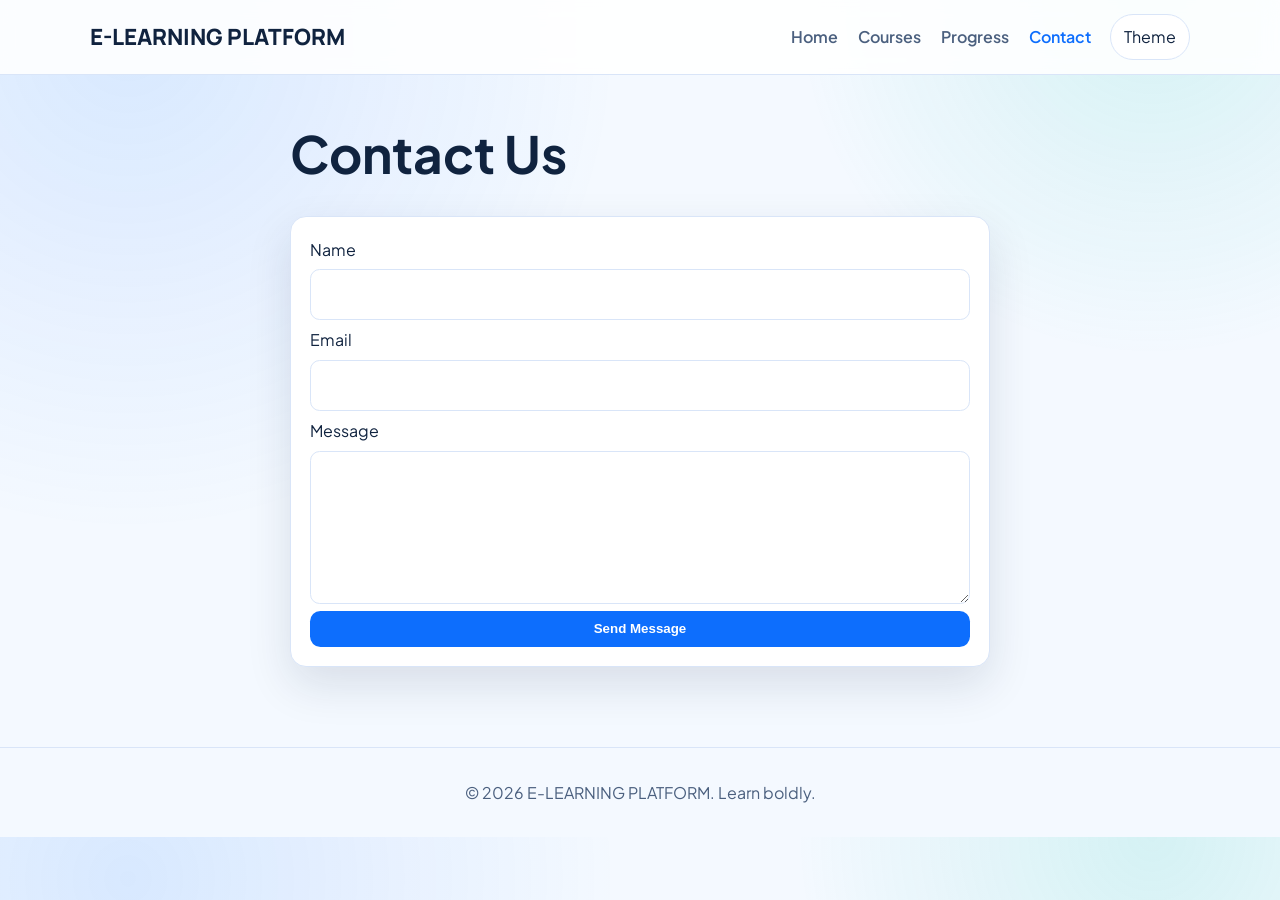
<file: contact.html>
<!DOCTYPE html>
<html lang="en">
<head>
  <meta charset="UTF-8">
  <meta name="viewport" content="width=device-width, initial-scale=1.0">
  <title>E-LEARNING PLATFORM | Contact</title>
  <link rel="preconnect" href="https://fonts.googleapis.com">
  <link rel="preconnect" href="https://fonts.gstatic.com" crossorigin>
  <link href="https://fonts.googleapis.com/css2?family=Plus+Jakarta+Sans:wght@400;500;700;800&family=Manrope:wght@500;600;700&display=swap" rel="stylesheet">
  <link rel="stylesheet" href="style.css">
</head>
<body data-page="contact">
  <header class="site-header">
    <div class="container nav-wrap">
      <a class="brand" href="index.html">E-LEARNING PLATFORM</a>
      <button class="nav-toggle" aria-label="Toggle navigation" aria-expanded="false">
        <span></span><span></span><span></span>
      </button>
      <nav class="main-nav" id="mainNav">
        <a href="index.html">Home</a>
        <a href="courses.html">Courses</a>
        <a href="progress.html">Progress</a>
        <a class="active" href="contact.html">Contact</a>
      </nav>
      <button class="mode-toggle" id="modeToggle" aria-label="Toggle theme">Theme</button>
    </div>
  </header>

  <main class="section">
    <div class="container form-wrap">
      <div class="section-head">
        <h1>Contact Us</h1>
      </div>

      <form id="contactForm" novalidate>
        <label for="name">Name</label>
        <input id="name" name="name" type="text" required>

        <label for="email">Email</label>
        <input id="email" name="email" type="email" required>

        <label for="message">Message</label>
        <textarea id="message" name="message" rows="5" required></textarea>

        <button class="btn btn-primary" type="submit">Send Message</button>
        <p id="formMessage" class="hidden"></p>
      </form>
    </div>
  </main>

  <footer class="site-footer">
    <div class="container">
      <p>&copy; 2026 E-LEARNING PLATFORM. Learn boldly.</p>
    </div>
  </footer>

  <script src="script.js"></script>
</body>
</html>
</file>
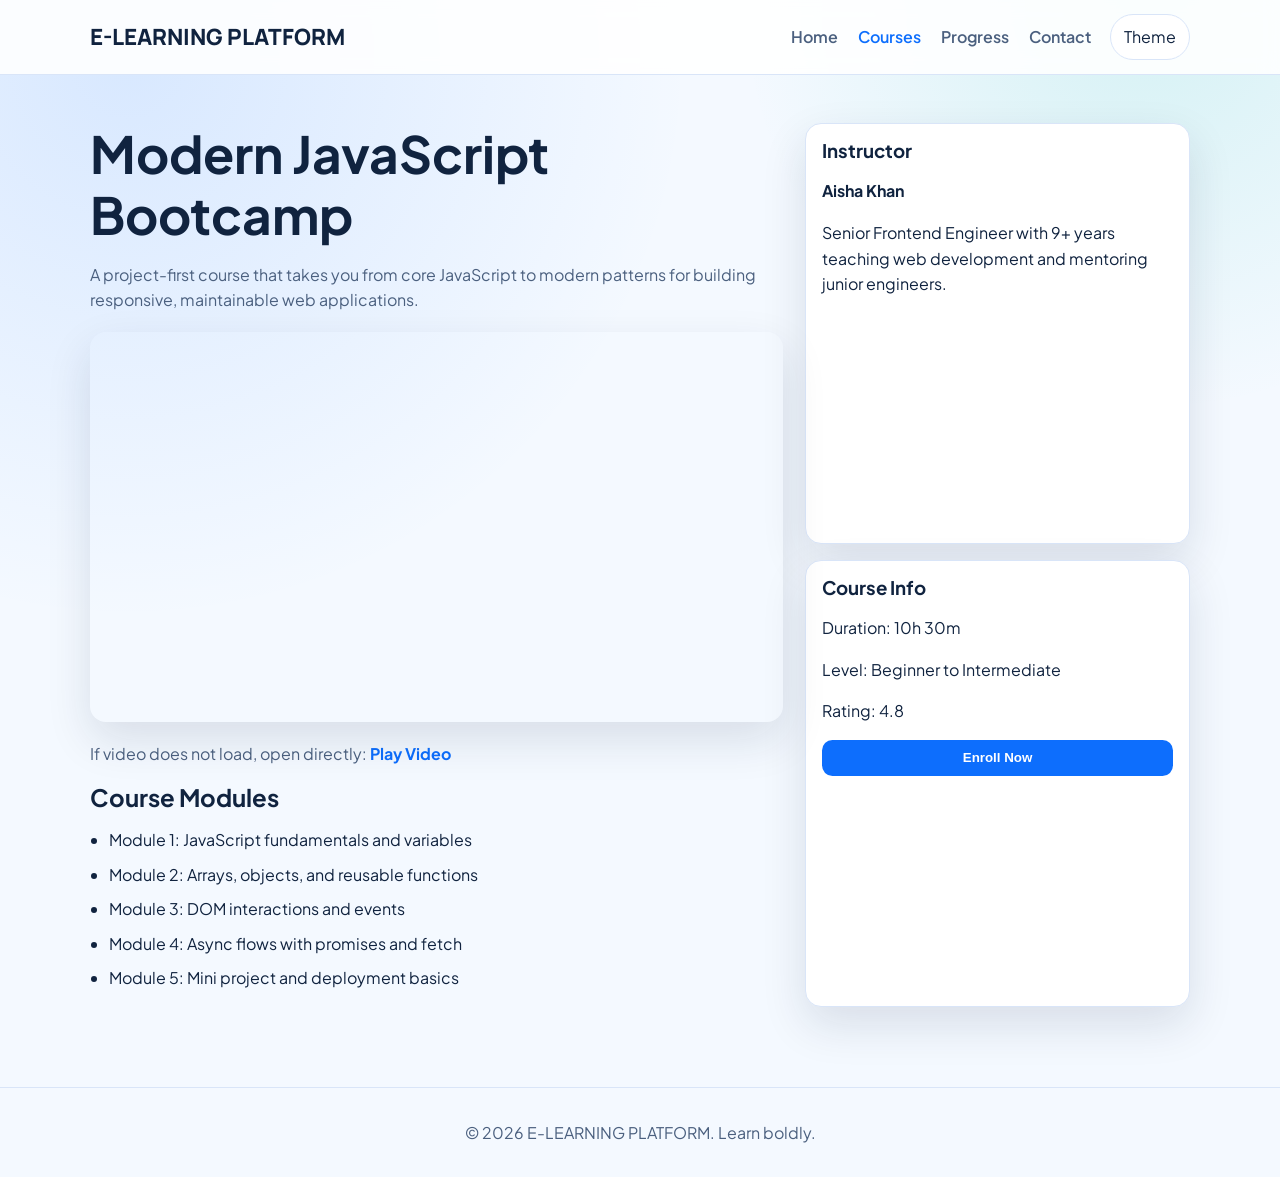
<file: course-details.html>
<!DOCTYPE html>
<html lang="en">
<head>
  <meta charset="UTF-8">
  <meta name="viewport" content="width=device-width, initial-scale=1.0">
  <title>E-LEARNING PLATFORM | Course Details</title>
  <link rel="preconnect" href="https://fonts.googleapis.com">
  <link rel="preconnect" href="https://fonts.gstatic.com" crossorigin>
  <link href="https://fonts.googleapis.com/css2?family=Plus+Jakarta+Sans:wght@400;500;700;800&family=Manrope:wght@500;600;700&display=swap" rel="stylesheet">
  <link rel="stylesheet" href="style.css">
</head>
<body data-page="details">
  <header class="site-header">
    <div class="container nav-wrap">
      <a class="brand" href="index.html">E-LEARNING PLATFORM</a>
      <button class="nav-toggle" aria-label="Toggle navigation" aria-expanded="false">
        <span></span><span></span><span></span>
      </button>
      <nav class="main-nav" id="mainNav">
        <a href="index.html">Home</a>
        <a class="active" href="courses.html">Courses</a>
        <a href="progress.html">Progress</a>
        <a href="contact.html">Contact</a>
      </nav>
      <button class="mode-toggle" id="modeToggle" aria-label="Toggle theme">Theme</button>
    </div>
  </header>

  <main class="section">
    <div class="container details-layout">
      <section>
        <h1 id="courseTitle">Modern JavaScript Bootcamp</h1>
        <p class="lead" id="courseDescription">A project-first course that takes you from core JavaScript to modern patterns for building responsive, maintainable web applications.</p>

        <div class="video-wrap">
          <iframe
            id="courseVideoFrame"
            class="hidden"
            src=""
            title="Course video preview"
            allow="accelerometer; autoplay; clipboard-write; encrypted-media; gyroscope; picture-in-picture; web-share"
            allowfullscreen>
          </iframe>
          <video controls preload="metadata" playsinline poster="https://images.unsplash.com/photo-1517694712202-14dd9538aa97?auto=format&fit=crop&w=1200&q=80">
            <source id="courseVideoSource" src="https://interactive-examples.mdn.mozilla.net/media/cc0-videos/flower.mp4" type="video/mp4">
            Your browser does not support the video tag.
          </video>
        </div>
        <p class="video-fallback">If video does not load, open directly: <a id="courseVideoLink" href="https://interactive-examples.mdn.mozilla.net/media/cc0-videos/flower.mp4" target="_blank" rel="noopener">Play Video</a></p>

        <h2>Course Modules</h2>
        <ul class="lesson-list" id="courseModules">
          <li>Module 1: JavaScript fundamentals and variables</li>
          <li>Module 2: Arrays, objects, and reusable functions</li>
          <li>Module 3: DOM interactions and events</li>
          <li>Module 4: Async flows with promises and fetch</li>
          <li>Module 5: Mini project and deployment basics</li>
        </ul>
      </section>

      <aside class="details-sidebar">
        <div class="panel">
          <h3>Instructor</h3>
          <p><strong id="courseInstructor">Aisha Khan</strong></p>
          <p id="instructorBio">Senior Frontend Engineer with 9+ years teaching web development and mentoring junior engineers.</p>
        </div>
        <div class="panel">
          <h3>Course Info</h3>
          <p id="courseDuration">Duration: 10h 30m</p>
          <p id="courseLevel">Level: Beginner to Intermediate</p>
          <p id="courseRating">Rating: 4.8</p>
          <button class="btn btn-primary full" id="enrollBtn">Enroll Now</button>
          <p id="enrollMessage" class="hidden success-text">You are enrolled. Start learning now.</p>
        </div>
      </aside>
    </div>
  </main>

  <footer class="site-footer">
    <div class="container">
      <p>&copy; 2026 E-LEARNING PLATFORM. Learn boldly.</p>
    </div>
  </footer>

  <script src="script.js"></script>
</body>
</html>
</file>
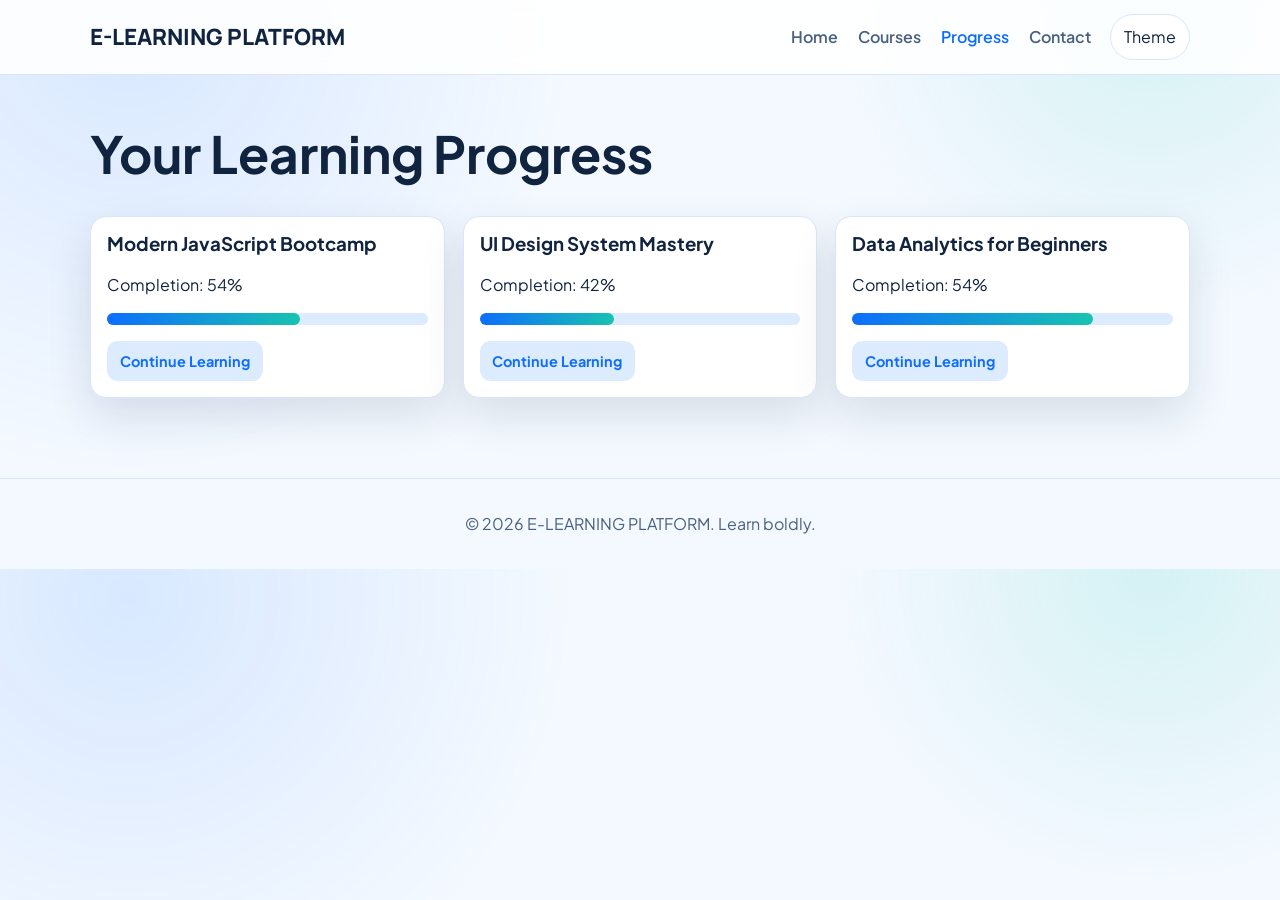
<file: progress.html>
<!DOCTYPE html>
<html lang="en">
<head>
  <meta charset="UTF-8">
  <meta name="viewport" content="width=device-width, initial-scale=1.0">
  <title>E-LEARNING PLATFORM | Progress</title>
  <link rel="preconnect" href="https://fonts.googleapis.com">
  <link rel="preconnect" href="https://fonts.gstatic.com" crossorigin>
  <link href="https://fonts.googleapis.com/css2?family=Plus+Jakarta+Sans:wght@400;500;700;800&family=Manrope:wght@500;600;700&display=swap" rel="stylesheet">
  <link rel="stylesheet" href="style.css">
</head>
<body data-page="progress">
  <header class="site-header">
    <div class="container nav-wrap">
      <a class="brand" href="index.html">E-LEARNING PLATFORM</a>
      <button class="nav-toggle" aria-label="Toggle navigation" aria-expanded="false">
        <span></span><span></span><span></span>
      </button>
      <nav class="main-nav" id="mainNav">
        <a href="index.html">Home</a>
        <a href="courses.html">Courses</a>
        <a class="active" href="progress.html">Progress</a>
        <a href="contact.html">Contact</a>
      </nav>
      <button class="mode-toggle" id="modeToggle" aria-label="Toggle theme">Theme</button>
    </div>
  </header>

  <main class="section">
    <div class="container">
      <div class="section-head">
        <h1>Your Learning Progress</h1>
      </div>

      <div class="progress-grid">
        <article class="progress-card fade-up">
          <h3>Modern JavaScript Bootcamp</h3>
          <p>Completion: <span class="percent" data-value="60">0%</span></p>
          <div class="progress-track"><div class="progress-fill" data-progress="60"></div></div>
          <a class="btn btn-sm" href="course-details.html">Continue Learning</a>
        </article>

        <article class="progress-card fade-up">
          <h3>UI Design System Mastery</h3>
          <p>Completion: <span class="percent" data-value="42">0%</span></p>
          <div class="progress-track"><div class="progress-fill" data-progress="42"></div></div>
          <a class="btn btn-sm" href="course-details.html">Continue Learning</a>
        </article>

        <article class="progress-card fade-up">
          <h3>Data Analytics for Beginners</h3>
          <p>Completion: <span class="percent" data-value="75">0%</span></p>
          <div class="progress-track"><div class="progress-fill" data-progress="75"></div></div>
          <a class="btn btn-sm" href="course-details.html">Continue Learning</a>
        </article>
      </div>
    </div>
  </main>

  <footer class="site-footer">
    <div class="container">
      <p>&copy; 2026 E-LEARNING PLATFORM. Learn boldly.</p>
    </div>
  </footer>

  <script src="script.js"></script>
</body>
</html>
</file>
<file: style.css>
:root {
  --bg: #f4f9ff;
  --bg-alt: #ffffff;
  --surface: #ffffff;
  --text: #10233f;
  --text-soft: #4b607f;
  --primary: #0d6efd;
  --primary-dark: #0958cc;
  --accent: #17c3b2;
  --stroke: #d9e5f8;
  --shadow: 0 18px 45px rgba(16, 35, 63, 0.12);
  --radius: 1rem;
}

body.dark {
  --bg: #0f1727;
  --bg-alt: #101c31;
  --surface: #17243f;
  --text: #e6edff;
  --text-soft: #a9b9d6;
  --primary: #4da2ff;
  --primary-dark: #2f89ea;
  --accent: #1fdac7;
  --stroke: #253452;
  --shadow: 0 18px 45px rgba(3, 9, 20, 0.35);
}

* {
  box-sizing: border-box;
}

html, body {
  margin: 0;
  padding: 0;
}

body {
  font-family: "Plus Jakarta Sans", sans-serif;
  color: var(--text);
  background:
    radial-gradient(circle at 10% 5%, rgba(13, 110, 253, 0.12), transparent 35%),
    radial-gradient(circle at 90% 0%, rgba(23, 195, 178, 0.14), transparent 25%),
    var(--bg);
  line-height: 1.6;
}

a {
  color: inherit;
  text-decoration: none;
}

img {
  max-width: 100%;
  display: block;
}

.container {
  width: min(1100px, 92%);
  margin: 0 auto;
}

.site-header {
  position: sticky;
  top: 0;
  z-index: 50;
  background: color-mix(in srgb, var(--bg-alt) 88%, transparent);
  backdrop-filter: blur(10px);
  border-bottom: 1px solid var(--stroke);
}

.nav-wrap {
  min-height: 74px;
  display: flex;
  align-items: center;
  gap: 1.2rem;
}

.brand {
  font-family: "Manrope", sans-serif;
  font-size: 1.4rem;
  font-weight: 800;
}

.main-nav {
  margin-left: auto;
  display: flex;
  gap: 1.25rem;
}

.main-nav a {
  color: var(--text-soft);
  font-weight: 600;
  transition: color 0.25s ease;
}

.main-nav a:hover,
.main-nav a.active {
  color: var(--primary);
}

.mode-toggle {
  border: 1px solid var(--stroke);
  background: var(--surface);
  color: var(--text);
  font: inherit;
  padding: 0.55rem 0.8rem;
  border-radius: 999px;
  cursor: pointer;
}

.nav-toggle {
  display: none;
  margin-left: auto;
  border: none;
  background: transparent;
  cursor: pointer;
}

.nav-toggle span {
  display: block;
  width: 24px;
  height: 2px;
  background: var(--text);
  margin: 5px 0;
}

.hero {
  padding: 4.5rem 0 3rem;
}

.hero-grid {
  display: grid;
  grid-template-columns: 1.2fr 0.8fr;
  gap: 2rem;
  align-items: center;
}

.eyebrow {
  color: var(--primary);
  font-weight: 700;
  letter-spacing: 0.02em;
}

h1, h2, h3 {
  line-height: 1.2;
  margin: 0 0 0.8rem;
}

h1 {
  font-size: clamp(2rem, 4vw, 3.4rem);
}

.hero-copy {
  max-width: 58ch;
  color: var(--text-soft);
}

.hero-actions {
  display: flex;
  gap: 0.8rem;
  flex-wrap: wrap;
  margin: 1.4rem 0;
}

.hero-metrics {
  display: flex;
  gap: 1rem;
  flex-wrap: wrap;
}

.hero-metrics article {
  background: var(--surface);
  border: 1px solid var(--stroke);
  border-radius: 0.8rem;
  padding: 0.7rem 1rem;
  min-width: 130px;
}

.hero-metrics strong {
  display: block;
  font-size: 1.15rem;
}

.hero-metrics span {
  color: var(--text-soft);
  font-size: 0.88rem;
}

.hero-card {
  background: var(--surface);
  border: 1px solid var(--stroke);
  border-radius: var(--radius);
  padding: 1.35rem;
  box-shadow: var(--shadow);
  animation: floatCard 4.5s ease-in-out infinite;
}

.hero-card ul {
  padding-left: 1rem;
}

.hero-card li {
  margin-bottom: 0.5rem;
}

.hero-card li span {
  display: inline-block;
  margin-left: 0.35rem;
  color: var(--accent);
  font-weight: 700;
}

.section {
  padding: 3rem 0;
}

.section-head {
  display: flex;
  justify-content: space-between;
  align-items: center;
  gap: 1rem;
  margin-bottom: 1.2rem;
}

.card-grid,
.course-list,
.progress-grid {
  display: grid;
  grid-template-columns: repeat(auto-fit, minmax(230px, 1fr));
  gap: 1.1rem;
}

.course-card,
.progress-card,
.panel,
form {
  background: var(--surface);
  border: 1px solid var(--stroke);
  border-radius: var(--radius);
  box-shadow: var(--shadow);
}

.course-card {
  overflow: hidden;
  transition: transform 0.28s ease, box-shadow 0.28s ease;
}

.course-card:hover {
  transform: translateY(-6px);
}

.course-card img {
  width: 100%;
  height: 180px;
  object-fit: cover;
}

.card-body {
  padding: 1rem;
}

.card-body p {
  margin: 0 0 0.8rem;
  color: var(--text-soft);
}

.meta-row,
.meta-line {
  display: flex;
  justify-content: space-between;
  align-items: center;
  gap: 0.7rem;
}

.rating {
  padding: 0.2rem 0.5rem;
  border-radius: 999px;
  background: rgba(23, 195, 178, 0.16);
  color: #0c6f66;
  font-weight: 700;
}

.btn {
  display: inline-block;
  border: none;
  border-radius: 0.65rem;
  font-weight: 700;
  padding: 0.65rem 1rem;
  transition: transform 0.2s ease, background 0.25s ease, color 0.25s ease;
  cursor: pointer;
}

.btn:hover {
  transform: translateY(-1px);
}

.btn-primary {
  background: var(--primary);
  color: #fff;
}

.btn-primary:hover {
  background: var(--primary-dark);
}

.btn-secondary {
  background: color-mix(in srgb, var(--accent) 85%, white);
  color: #073c38;
}

.btn-ghost {
  border: 1px solid var(--stroke);
  background: var(--surface);
  color: var(--text);
}

.btn-sm {
  font-size: 0.9rem;
  padding: 0.52rem 0.8rem;
  background: color-mix(in srgb, var(--primary) 14%, var(--surface));
  color: var(--primary);
}

.filters {
  display: flex;
  gap: 0.7rem;
  flex-wrap: wrap;
  margin: 1rem 0 1.4rem;
}

input, select, textarea {
  border: 1px solid var(--stroke);
  border-radius: 0.6rem;
  padding: 0.72rem 0.9rem;
  font: inherit;
  background: var(--surface);
  color: var(--text);
}

input:focus, select:focus, textarea:focus {
  outline: 2px solid color-mix(in srgb, var(--primary) 45%, transparent);
  outline-offset: 2px;
}

#searchInput {
  flex: 1 1 300px;
}

#categoryFilter {
  min-width: 200px;
}

.details-layout {
  display: grid;
  grid-template-columns: 1.35fr 0.75fr;
  gap: 1.4rem;
}

.lead {
  color: var(--text-soft);
  max-width: 65ch;
}

.video-fallback {
  margin-top: 0.7rem;
  color: var(--text-soft);
}

.video-fallback a {
  color: var(--primary);
  font-weight: 700;
}

.video-wrap {
  position: relative;
  padding-top: 56.25%;
  border-radius: var(--radius);
  overflow: hidden;
  margin: 1.2rem 0;
  box-shadow: var(--shadow);
}

.video-wrap iframe,
.video-wrap video {
  position: absolute;
  inset: 0;
  width: 100%;
  height: 100%;
  border: 0;
}

.lesson-list {
  padding-left: 1.2rem;
}

.lesson-list li {
  margin-bottom: 0.55rem;
}

.details-sidebar {
  display: grid;
  gap: 1rem;
}

.panel {
  padding: 1rem;
}

.full {
  width: 100%;
}

.progress-card {
  padding: 1rem;
}

.progress-track {
  height: 12px;
  border-radius: 999px;
  background: color-mix(in srgb, var(--primary) 14%, var(--surface));
  margin: 0.6rem 0 1rem;
}

.progress-fill {
  width: 0;
  height: 100%;
  border-radius: inherit;
  background: linear-gradient(90deg, var(--primary), var(--accent));
  transition: width 1.2s ease;
}

.testimonial-grid {
  display: grid;
  grid-template-columns: repeat(auto-fit, minmax(250px, 1fr));
  gap: 1rem;
}

blockquote {
  margin: 0;
  background: var(--surface);
  border: 1px solid var(--stroke);
  border-radius: var(--radius);
  padding: 1rem;
  box-shadow: var(--shadow);
}

cite {
  margin-top: 0.7rem;
  display: block;
  font-style: normal;
  color: var(--text-soft);
  font-weight: 600;
}

.form-wrap {
  max-width: 700px;
}

form {
  padding: 1.2rem;
  display: grid;
  gap: 0.45rem;
}

.site-footer {
  border-top: 1px solid var(--stroke);
  margin-top: 2rem;
  padding: 1rem 0;
  color: var(--text-soft);
  text-align: center;
}

.hidden {
  display: none !important;
}

.no-results,
.success-text {
  color: var(--text-soft);
  font-weight: 600;
}

.fade-up {
  opacity: 0;
  transform: translateY(16px);
  animation: fadeUp 0.55s ease forwards;
}

.fade-up:nth-child(2) {
  animation-delay: 0.08s;
}

.fade-up:nth-child(3) {
  animation-delay: 0.16s;
}

.fade-up:nth-child(4) {
  animation-delay: 0.24s;
}

@keyframes fadeUp {
  to {
    opacity: 1;
    transform: translateY(0);
  }
}

@keyframes floatCard {
  0%, 100% { transform: translateY(0); }
  50% { transform: translateY(-6px); }
}

@media (max-width: 900px) {
  .hero-grid,
  .details-layout {
    grid-template-columns: 1fr;
  }
}

@media (max-width: 760px) {
  .nav-toggle {
    display: inline-block;
  }

  .main-nav {
    position: absolute;
    top: 74px;
    left: 0;
    right: 0;
    padding: 0.9rem 4%;
    border-bottom: 1px solid var(--stroke);
    background: var(--bg-alt);
    display: none;
    flex-direction: column;
    gap: 0.8rem;
  }

  .main-nav.open {
    display: flex;
  }

  .mode-toggle {
    margin-left: 0.5rem;
  }
}
</file>
